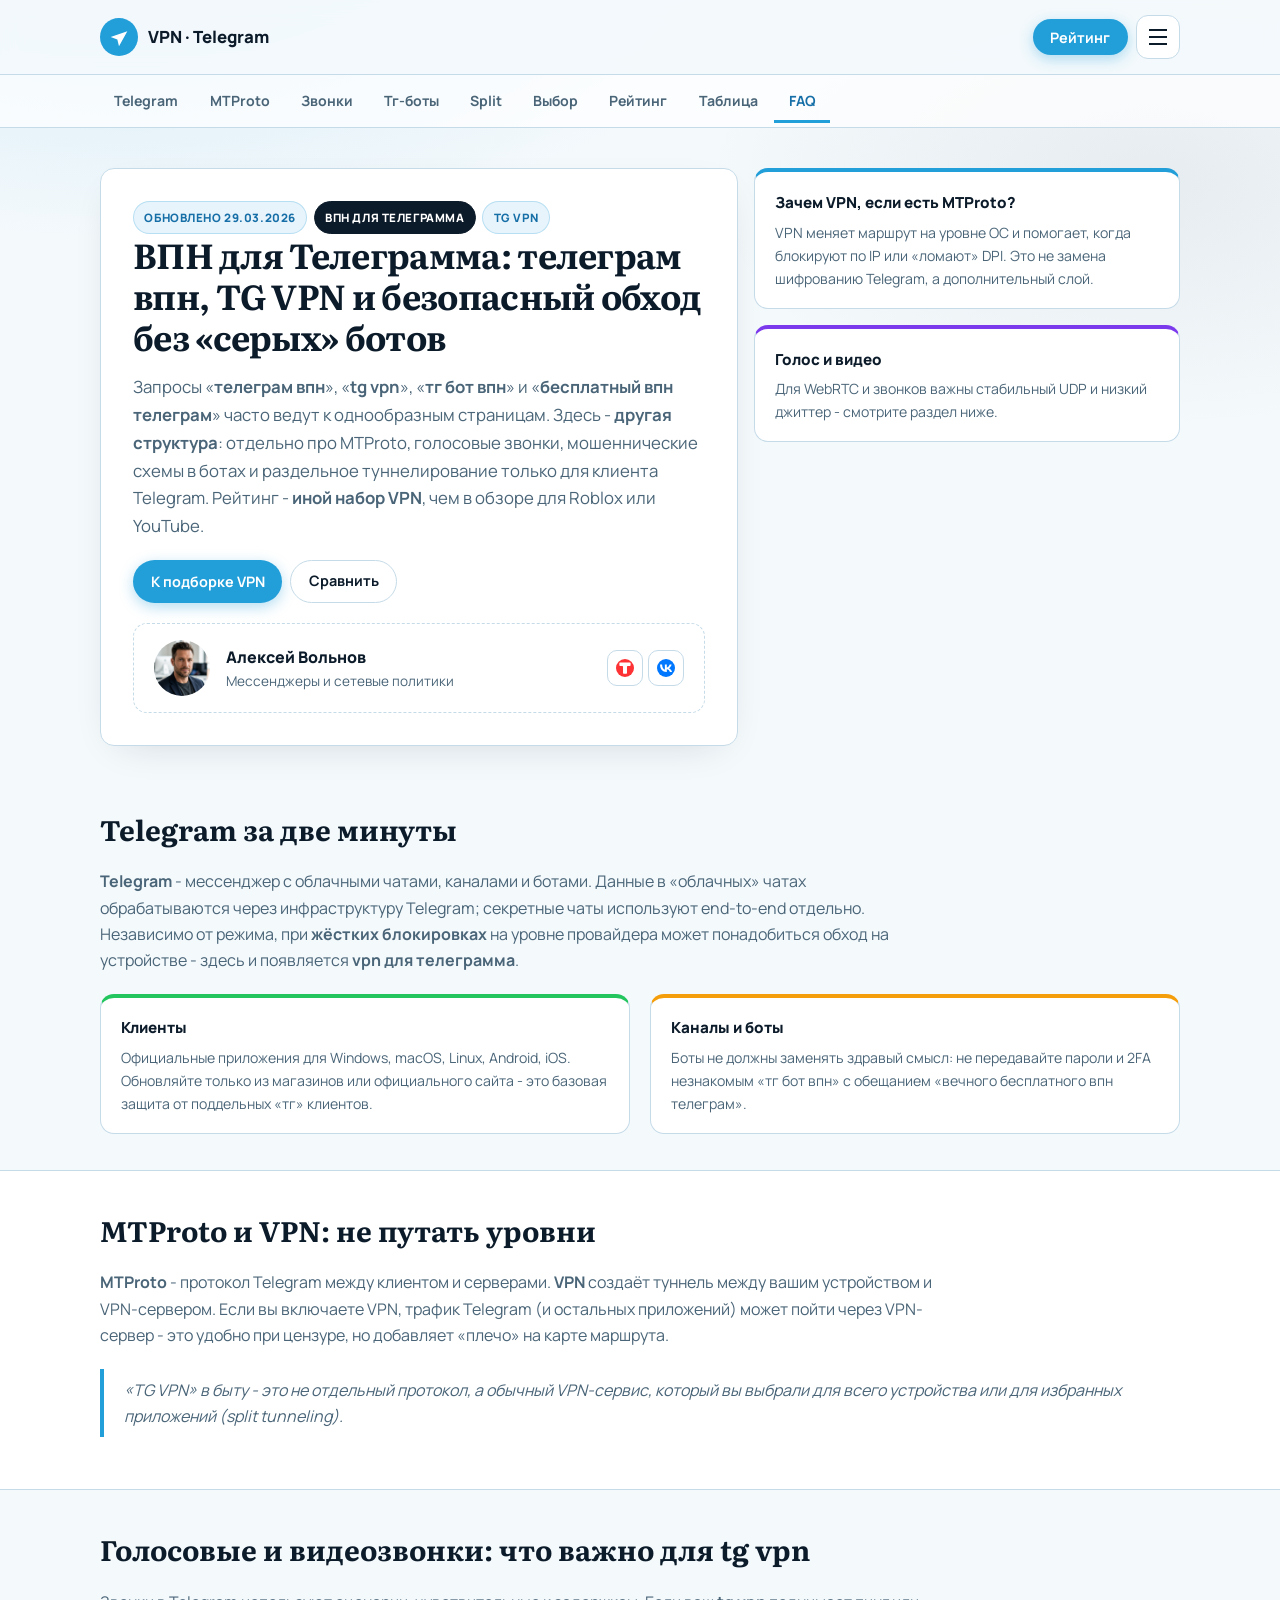
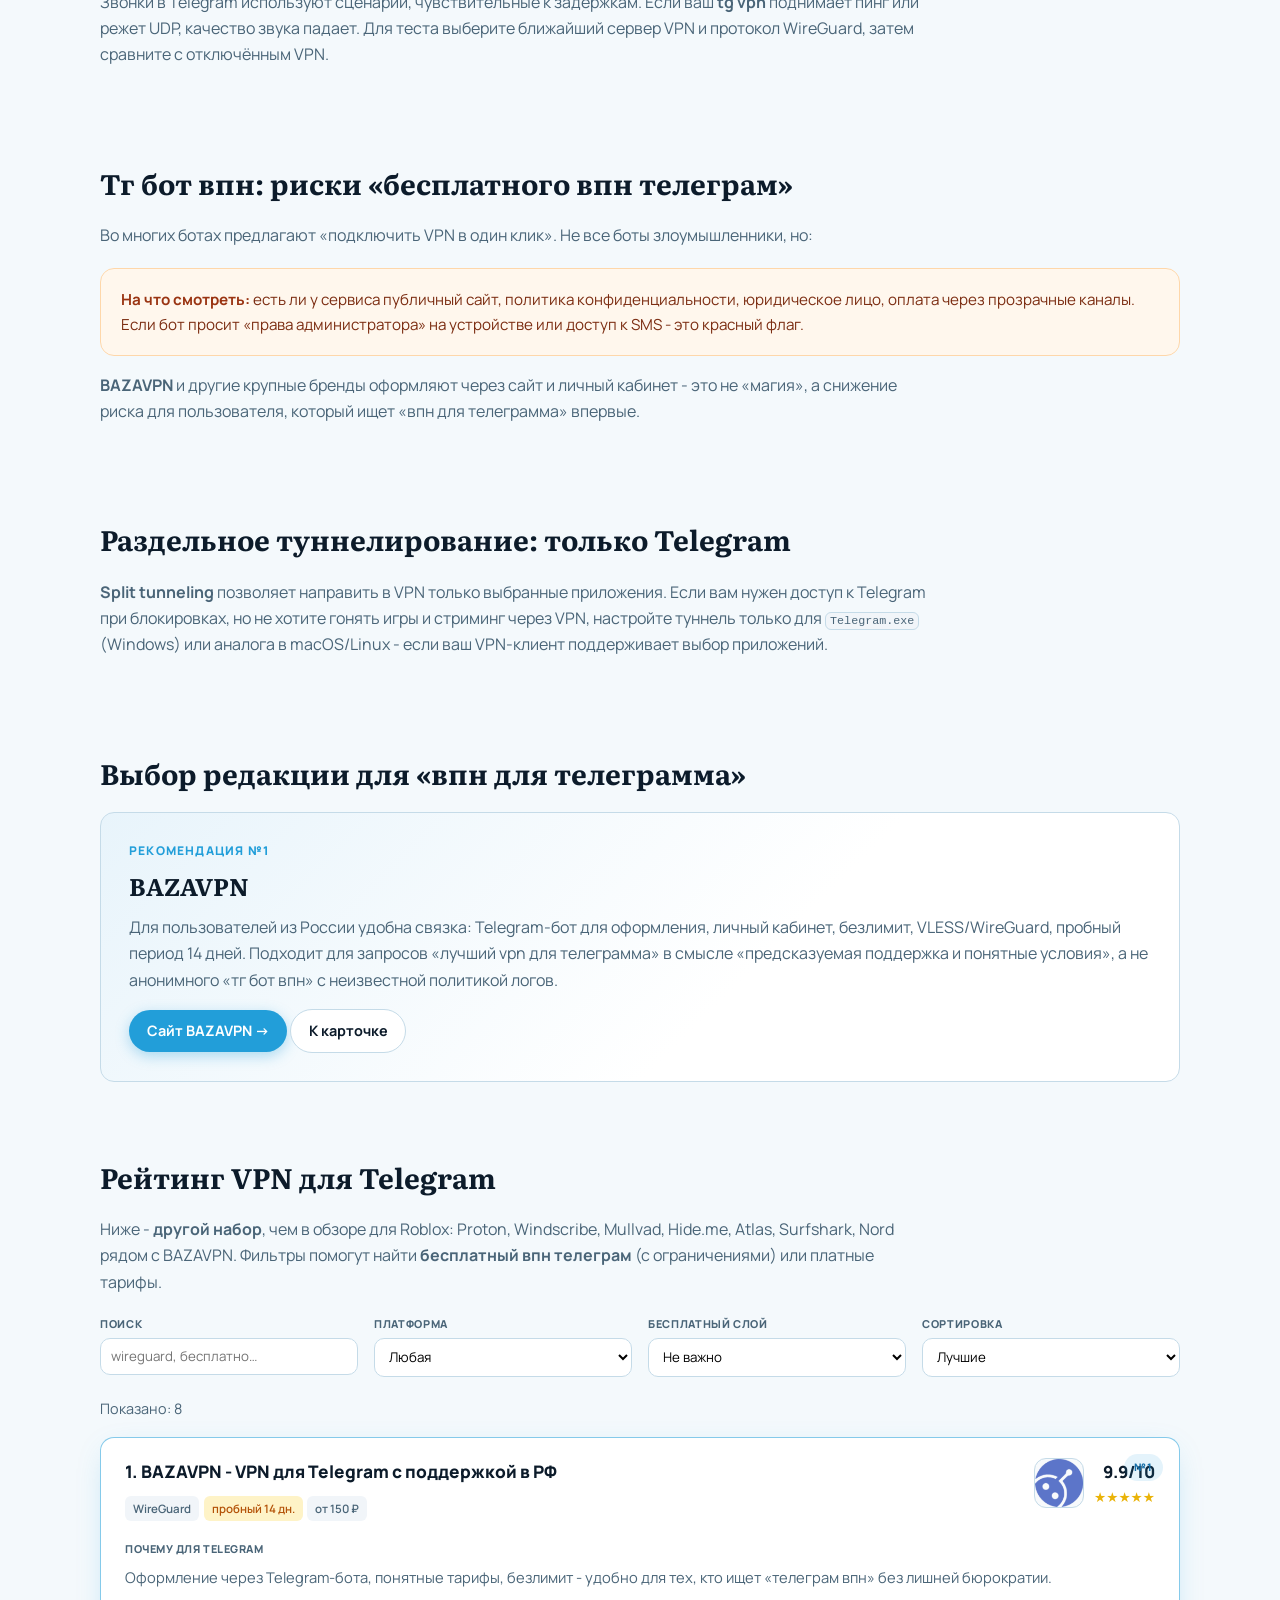
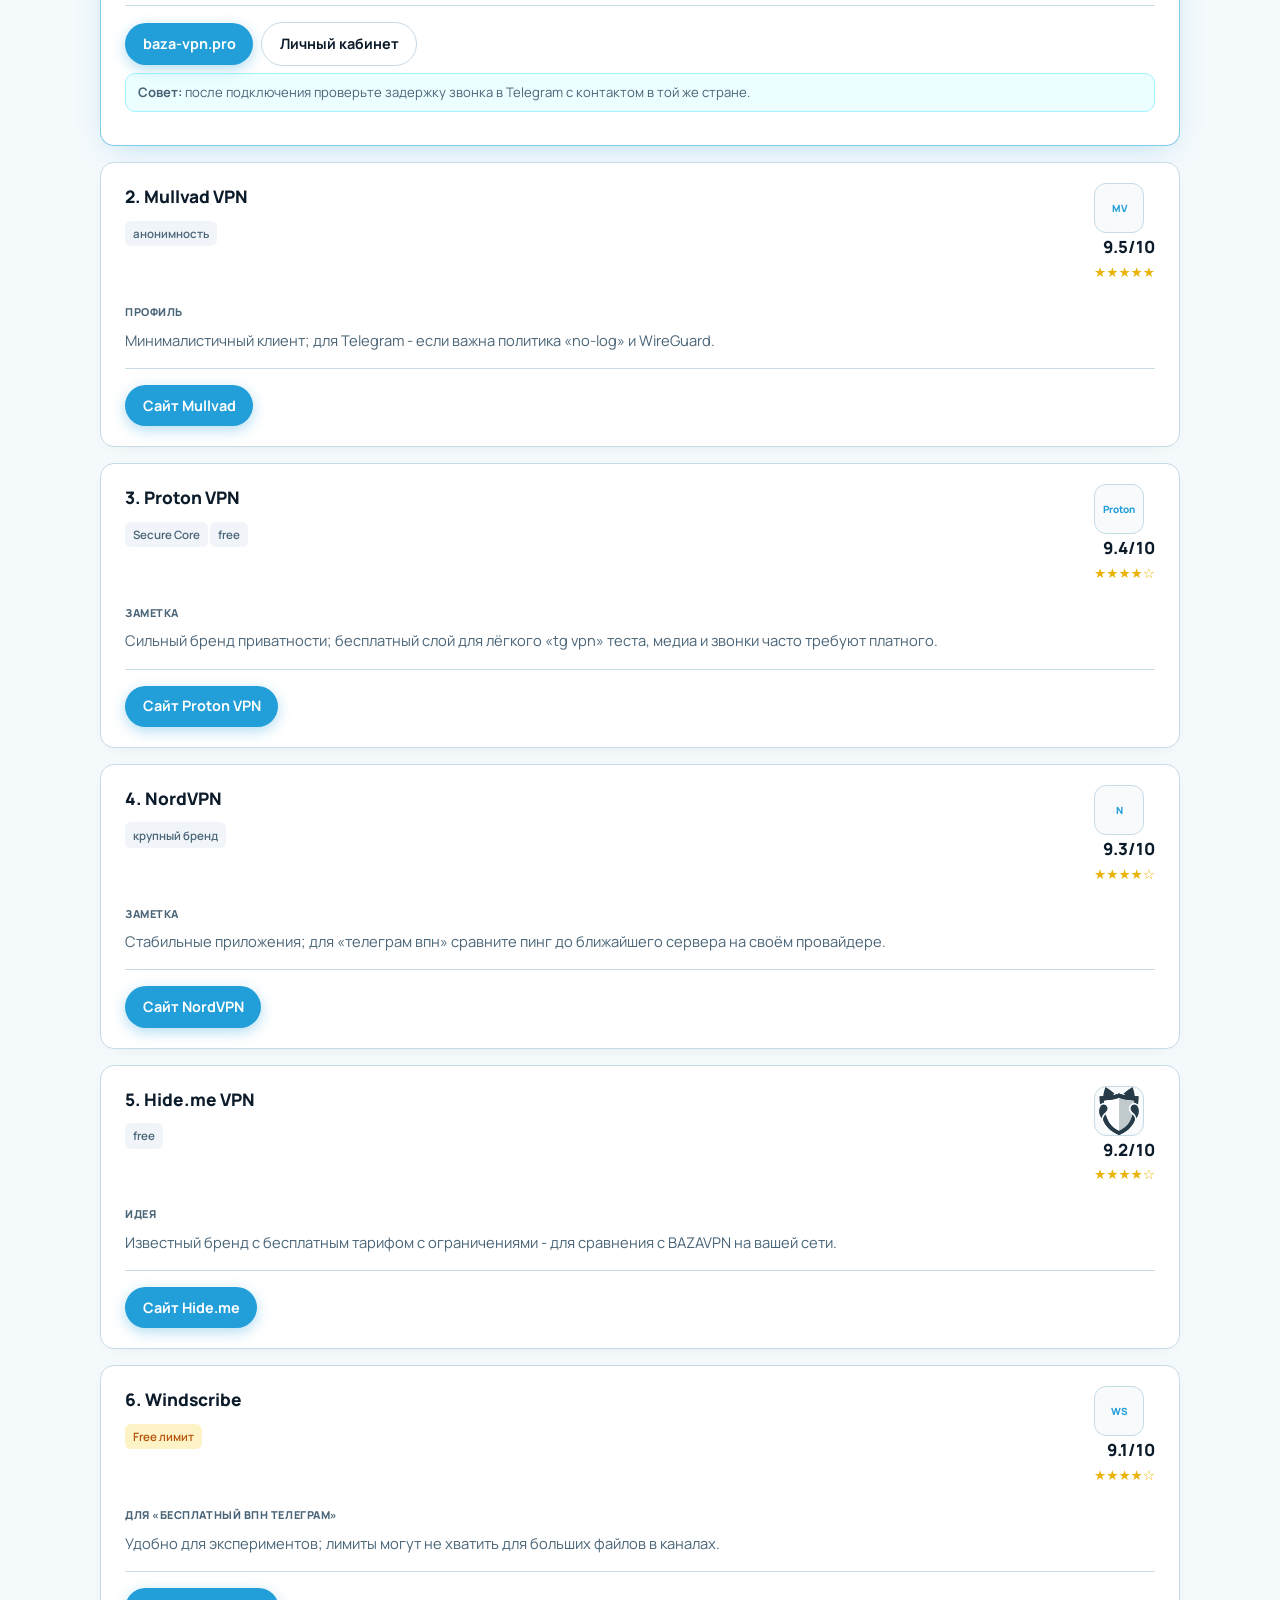
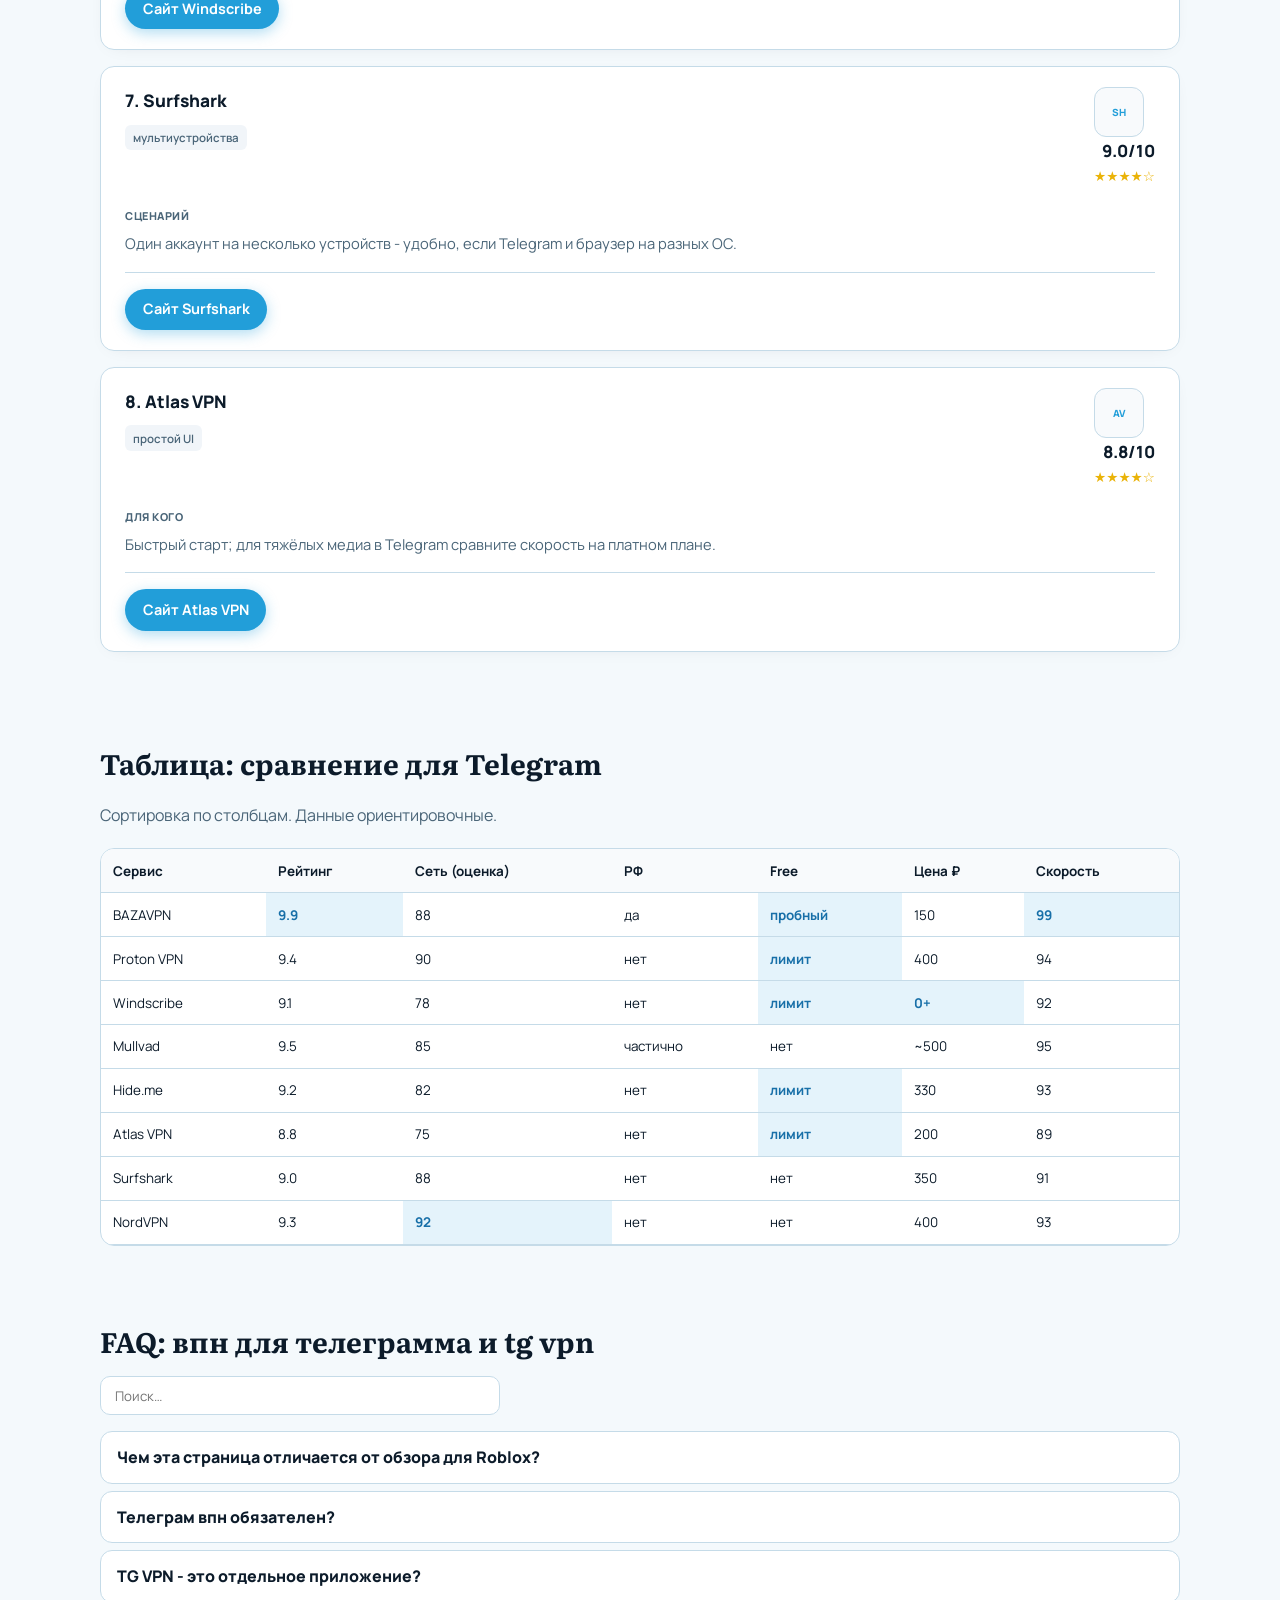
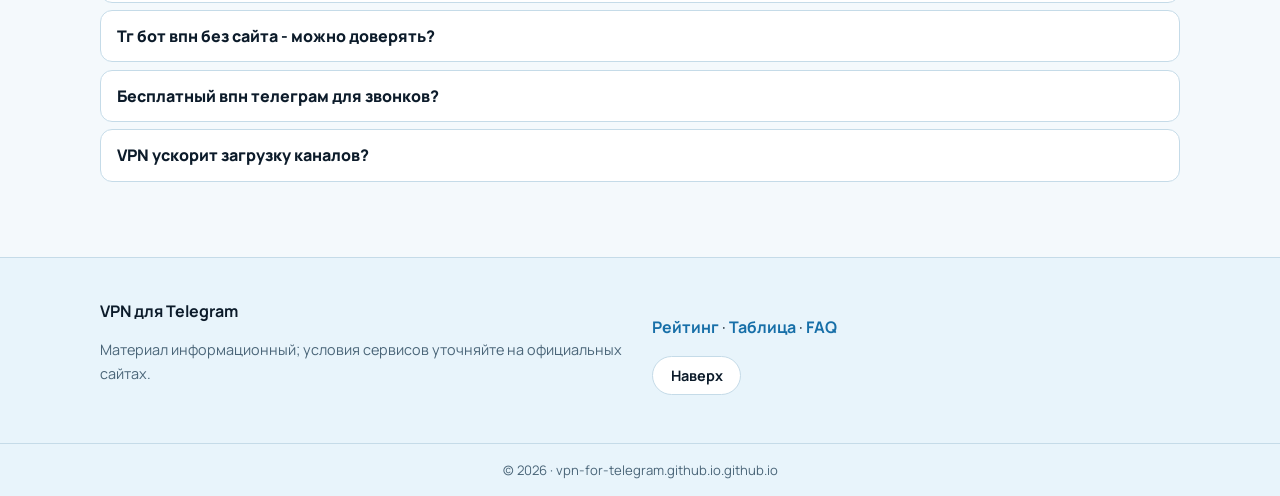
<file: index.html>
<!doctype html>
<html lang="ru">
<head>
  <meta charset="utf-8" />
  <meta name="viewport" content="width=device-width, initial-scale=1" />
  <meta name="theme-color" content="#229ED9" />
  <meta name="description" content="ВПН для Телеграмма: телеграм впн, tg vpn, тг бот впн и бесплатный впн телеграм - честный разбор. MTProto, звонки, раздельное туннелирование, рейтинг VPN 2026." />
  <title>ВПН для Телеграмма 2026: телеграм VPN, TG VPN - рейтинг и бесплатные режимы</title>
  <link rel="canonical" href="https://vpn-for-telegram.github.io.github.io/" />
  <link rel="icon" type="image/svg+xml" href="favicon.svg" />
  <meta property="og:url" content="https://vpn-for-telegram.github.io.github.io/" />
  <meta property="og:title" content="ВПН для Телеграмма - TG VPN и обход ограничений" />
  <meta property="og:description" content="Телеграм впн, бесплатный впн телеграм, тг бот впн: осторожность с ботами, сравнение сервисов и split tunneling." />
  <link rel="preconnect" href="https://fonts.googleapis.com" />
  <link rel="preconnect" href="https://fonts.gstatic.com" crossorigin />
  <link href="https://fonts.googleapis.com/css2?family=Literata:opsz,wght@7..72,500;7..72,700&family=Manrope:wght@400;500;600;700;800&display=swap" rel="stylesheet" />
  <link rel="stylesheet" href="./styles.css" />

  <script type="application/ld+json">
  {"@context":"https://schema.org","@type":"Article","headline":"ВПН для Телеграмма: TG VPN и безопасность мессенджера","inLanguage":"ru-RU","datePublished":"2026-03-29","dateModified":"2026-03-29","author":{"@type":"Person","name":"Алексей Вольнов"},"publisher":{"@type":"Organization","name":"VPN для Telegram - гид","logo":{"@type":"ImageObject","url":"https://vpn-for-telegram.github.io.github.io/favicon.svg"}},"mainEntityOfPage":{"@type":"WebPage","@id":"https://vpn-for-telegram.github.io.github.io/"}}
  </script>
  <script type="application/ld+json">
  {"@context":"https://schema.org","@type":"ItemList","name":"VPN для Telegram - подборка","numberOfItems":8,"itemListElement":[
    {"@type":"ListItem","position":1,"name":"BAZAVPN","url":"https://vpn-for-telegram.github.io.github.io/#bazavpn"},
    {"@type":"ListItem","position":2,"name":"Proton VPN","url":"https://vpn-for-telegram.github.io.github.io/#protonvpn"},
    {"@type":"ListItem","position":3,"name":"Windscribe","url":"https://vpn-for-telegram.github.io.github.io/#windscribe"},
    {"@type":"ListItem","position":4,"name":"Mullvad VPN","url":"https://vpn-for-telegram.github.io.github.io/#mullvad"},
    {"@type":"ListItem","position":5,"name":"Hide.me","url":"https://vpn-for-telegram.github.io.github.io/#hideme"},
    {"@type":"ListItem","position":6,"name":"Atlas VPN","url":"https://vpn-for-telegram.github.io.github.io/#atlasvpn"},
    {"@type":"ListItem","position":7,"name":"Surfshark","url":"https://vpn-for-telegram.github.io.github.io/#surfshark"},
    {"@type":"ListItem","position":8,"name":"NordVPN","url":"https://vpn-for-telegram.github.io.github.io/#nordvpn"}
  ]}
  </script>
  <script type="application/ld+json">
  {"@context":"https://schema.org","@type":"FAQPage","mainEntity":[
    {"@type":"Question","name":"Что такое телеграм впн?","acceptedAnswer":{"@type":"Answer","text":"Обычно так называют VPN, который помогает стабильно работать с Telegram при блокировках или плохих маршрутах. Сам Telegram шифрует MTProto; VPN добавляет отдельный туннель на уровне устройства."}},
    {"@type":"Question","name":"Безопасен ли тг бот впн?","acceptedAnswer":{"@type":"Answer","text":"Не все боты безопасны: у разных ботов разные политики логов. Оформление через известного провайдера с сайтом и поддержкой надёжнее анонимного бота без реквизитов."}},
    {"@type":"Question","name":"Бесплатный впн телеграм - стоит ли?","acceptedAnswer":{"@type":"Answer","text":"Бесплатные тарифы часто с лимитами и рекламой. Для голосовых звонков и больших медиа лучше платный план или пробный период у проверенного бренда."}}
  ]}
  </script>
</head>
<body>
  <div class="bg-soft" aria-hidden="true"></div>
  <div class="scroll-progress" aria-hidden="true"><span></span></div>

  <header class="tg-header" data-header>
    <div class="container tg-header__row">
      <a class="tg-brand" href="/">
        <span class="tg-brand__ico" aria-hidden="true">
          <svg viewBox="0 0 24 24"><path d="M2 12l20-7-10 18-2-8-8-3z"/></svg>
        </span>
        <span>VPN · Telegram</span>
      </a>
      <div style="display:flex;align-items:center;gap:.5rem;">
        <button type="button" class="btn btn--tg" data-scroll-to="#rating">Рейтинг</button>
        <button type="button" class="burger" data-burger aria-label="Меню"><span></span><span></span><span></span></button>
      </div>
    </div>
  </header>

  <div class="drawer" data-drawer>
    <div class="drawer__backdrop" data-drawer-close aria-hidden="true"></div>
    <div class="drawer__panel">
      <div class="drawer__top">
        <strong>Разделы</strong>
        <button type="button" class="drawer__close" data-drawer-close aria-label="Закрыть">×</button>
      </div>
      <nav class="drawer__links">
        <a href="#tg-core" data-drawer-link>О Telegram</a>
        <a href="#mtproto" data-drawer-link>MTProto</a>
        <a href="#calls" data-drawer-link>Звонки</a>
        <a href="#bots" data-drawer-link>Боты</a>
        <a href="#split-tg" data-drawer-link>Split VPN</a>
        <a href="#editor-choice" data-drawer-link>Выбор</a>
        <a href="#rating" data-drawer-link>ТОП</a>
        <a href="#compare" data-drawer-link>Таблица</a>
        <a href="#faq" data-drawer-link>FAQ</a>
      </nav>
    </div>
  </div>

  <nav class="tab-nav" data-side-nav aria-label="Оглавление">
    <div class="container tab-nav__inner">
      <a href="#tg-core" data-side-link data-target="#tg-core" class="is-active">Telegram</a>
      <a href="#mtproto" data-side-link data-target="#mtproto">MTProto</a>
      <a href="#calls" data-side-link data-target="#calls">Звонки</a>
      <a href="#bots" data-side-link data-target="#bots">Тг-боты</a>
      <a href="#split-tg" data-side-link data-target="#split-tg">Split</a>
      <a href="#editor-choice" data-side-link data-target="#editor-choice">Выбор</a>
      <a href="#rating" data-side-link data-target="#rating">Рейтинг</a>
      <a href="#compare" data-side-link data-target="#compare">Таблица</a>
      <a href="#faq" data-side-link data-target="#faq">FAQ</a>
    </div>
  </nav>

  <main id="main">
    <section class="hero-tg">
      <div class="container bento">
        <div class="bento__main">
          <div class="pills">
            <span class="pill">Обновлено 29.03.2026</span>
            <span class="pill pill--dark">впн для телеграмма</span>
            <span class="pill">tg vpn</span>
          </div>
          <h1>ВПН для Телеграмма: телеграм впн, TG VPN и безопасный обход без «серых» ботов</h1>
          <p class="lead">
            Запросы «<strong>телеграм впн</strong>», «<strong>tg vpn</strong>», «<strong>тг бот впн</strong>» и «<strong>бесплатный впн телеграм</strong>»
            часто ведут к однообразным страницам. Здесь - <strong>другая структура</strong>: отдельно про MTProto, голосовые звонки, мошеннические схемы в ботах и
            раздельное туннелирование только для клиента Telegram. Рейтинг - <strong>иной набор VPN</strong>, чем в обзоре для Roblox или YouTube.
          </p>
          <div style="display:flex;flex-wrap:wrap;gap:.5rem;">
            <button type="button" class="btn btn--tg" data-scroll-to="#rating">К подборке VPN</button>
            <a class="btn btn--line" href="#compare">Сравнить</a>
          </div>
          <div class="author-card">
            <img src="author.jpg" alt="" width="56" height="56" loading="lazy" />
            <div>
              <div class="author-card__name">Алексей Вольнов</div>
              <div class="author-card__role">Мессенджеры и сетевые политики</div>
            </div>
            <div class="soc-row">
              <a href="https://tenchat.ru/search/people?searchStr=%D0%98%D1%80%D0%B8%D0%BD%D0%B0+%D0%9D%D0%BE%D0%B2%D0%B8%D0%BA%D0%BE%D0%B2%D0%B0" target="_blank" rel="noopener nofollow" aria-label="TenChat"><img src="th.svg" alt="" /></a>
              <a href="https://vk.cc/cUxPHl" target="_blank" rel="noopener nofollow" aria-label="ВКонтакте"><img src="vk.svg" alt="" /></a>
            </div>
          </div>
        </div>
        <div class="bento__side">
          <div class="mini-card">
            <h2>Зачем VPN, если есть MTProto?</h2>
            <p>VPN меняет маршрут на уровне ОС и помогает, когда блокируют по IP или «ломают» DPI. Это не замена шифрованию Telegram, а дополнительный слой.</p>
          </div>
          <div class="mini-card" style="border-top-color:#7c3aed;">
            <h2>Голос и видео</h2>
            <p>Для WebRTC и звонков важны стабильный UDP и низкий джиттер - смотрите раздел ниже.</p>
          </div>
        </div>
      </div>
    </section>

    <section class="block" id="tg-core">
      <div class="container">
        <h2 class="block__title">Telegram за две минуты</h2>
        <p class="block__lead">
          <strong>Telegram</strong> - мессенджер с облачными чатами, каналами и ботами. Данные в «облачных» чатах обрабатываются через инфраструктуру Telegram;
          секретные чаты используют end-to-end отдельно. Независимо от режима, при <strong>жёстких блокировках</strong> на уровне провайдера может понадобиться
          обход на устройстве - здесь и появляется <strong>vpn для телеграмма</strong>.
        </p>
        <div class="grid-2">
          <div class="mini-card" style="border-top-color:#22c55e;">
            <h2>Клиенты</h2>
            <p>Официальные приложения для Windows, macOS, Linux, Android, iOS. Обновляйте только из магазинов или официального сайта - это базовая защита от поддельных «тг» клиентов.</p>
          </div>
          <div class="mini-card" style="border-top-color:#f59e0b;">
            <h2>Каналы и боты</h2>
            <p>Боты не должны заменять здравый смысл: не передавайте пароли и 2FA незнакомым «тг бот впн» с обещанием «вечного бесплатного впн телеграм».</p>
          </div>
        </div>
      </div>
    </section>

    <section class="block" id="mtproto" style="background:#fff;border-block:1px solid var(--line);">
      <div class="container">
        <h2 class="block__title">MTProto и VPN: не путать уровни</h2>
        <p class="block__lead">
          <strong>MTProto</strong> - протокол Telegram между клиентом и серверами. <strong>VPN</strong> создаёт туннель между вашим устройством и VPN-сервером.
          Если вы включаете VPN, трафик Telegram (и остальных приложений) может пойти через VPN-сервер - это удобно при цензуре, но добавляет «плечо» на карте маршрута.
        </p>
        <div class="quote-block">
          «TG VPN» в быту - это не отдельный протокол, а обычный VPN-сервис, который вы выбрали для всего устройства или для избранных приложений (split tunneling).
        </div>
      </div>
    </section>

    <section class="block" id="calls">
      <div class="container">
        <h2 class="block__title">Голосовые и видеозвонки: что важно для tg vpn</h2>
        <p class="block__lead">
          Звонки в Telegram используют сценарии, чувствительные к задержкам. Если ваш <strong>tg vpn</strong> поднимает пинг или режет UDP, качество звука падает.
          Для теста выберите ближайший сервер VPN и протокол WireGuard, затем сравните с отключённым VPN.
        </p>
      </div>
    </section>

    <section class="block" id="bots">
      <div class="container">
        <h2 class="block__title">Тг бот впн: риски «бесплатного впн телеграм»</h2>
        <p class="block__lead">
          Во многих ботах предлагают «подключить VPN в один клик». Не все боты злоумышленники, но:
        </p>
        <div class="note-card">
          <strong>На что смотреть:</strong> есть ли у сервиса публичный сайт, политика конфиденциальности, юридическое лицо, оплата через прозрачные каналы.
          Если бот просит «права администратора» на устройстве или доступ к SMS - это красный флаг.
        </div>
        <p class="block__lead" style="margin-top:1rem;">
          <strong>BAZAVPN</strong> и другие крупные бренды оформляют через сайт и личный кабинет - это не «магия», а снижение риска для пользователя, который ищет «впн для телеграмма» впервые.
        </p>
      </div>
    </section>

    <section class="block" id="split-tg">
      <div class="container">
        <h2 class="block__title">Раздельное туннелирование: только Telegram</h2>
        <p class="block__lead">
          <strong>Split tunneling</strong> позволяет направить в VPN только выбранные приложения. Если вам нужен доступ к Telegram при блокировках, но не хотите гонять игры и стриминг через VPN,
          настройте туннель только для <code>Telegram.exe</code> (Windows) или аналога в macOS/Linux - если ваш VPN-клиент поддерживает выбор приложений.
        </p>
      </div>
    </section>

    <section class="block" id="editor-choice">
      <div class="container">
        <h2 class="block__title">Выбор редакции для «впн для телеграмма»</h2>
        <div class="editor-box">
          <div class="k">РЕКОМЕНДАЦИЯ №1</div>
          <h2>BAZAVPN</h2>
          <p>
            Для пользователей из России удобна связка: Telegram-бот для оформления, личный кабинет, безлимит, VLESS/WireGuard, пробный период 14 дней.
            Подходит для запросов «лучший vpn для телеграмма» в смысле «предсказуемая поддержка и понятные условия», а не анонимного «тг бот впн» с неизвестной политикой логов.
          </p>
          <a class="btn btn--tg" href="https://s.baza-vpn.pro/" target="_blank" rel="noopener">Сайт BAZAVPN →</a>
          <a class="btn btn--line" href="#bazavpn">К карточке</a>
        </div>
      </div>
    </section>

    <section class="block" id="rating">
      <div class="container">
        <div class="rc-head">
          <h2 class="block__title">Рейтинг VPN для Telegram</h2>
          <p class="block__lead">
            Ниже - <strong>другой набор</strong>, чем в обзоре для Roblox: Proton, Windscribe, Mullvad, Hide.me, Atlas, Surfshark, Nord рядом с BAZAVPN.
            Фильтры помогут найти <strong>бесплатный впн телеграм</strong> (с ограничениями) или платные тарифы.
          </p>
          <div class="rc-controls" aria-label="Фильтры">
            <div>
              <label for="vpnSearch">Поиск</label>
              <input id="vpnSearch" type="search" placeholder="wireguard, бесплатно…" />
            </div>
            <div>
              <label for="vpnPlatform">Платформа</label>
              <select id="vpnPlatform">
                <option value="all">Любая</option>
                <option value="windows">Windows</option>
                <option value="macos">macOS</option>
                <option value="android">Android</option>
                <option value="ios">iOS</option>
                <option value="linux">Linux</option>
              </select>
            </div>
            <div>
              <label for="vpnFree">Бесплатный слой</label>
              <select id="vpnFree">
                <option value="all">Не важно</option>
                <option value="yes">Есть free / пробный</option>
                <option value="no">Только платный</option>
              </select>
            </div>
            <div>
              <label for="vpnSort">Сортировка</label>
              <select id="vpnSort">
                <option value="best">Лучшие</option>
                <option value="rating_desc">Рейтинг ↓</option>
                <option value="rating_asc">Рейтинг ↑</option>
                <option value="speed_desc">Скорость ↓</option>
                <option value="price_asc">Цена ↑</option>
                <option value="reviews_worst_to_best">Отзывы: хуже → лучше</option>
              </select>
            </div>
          </div>
        </div>
        <div class="rc-meta"><span id="vpnCount">Показано: 0</span></div>

        <div id="vpnGrid" aria-live="polite">

          <article class="vpn-card is-pinned" data-vpn data-id="bazavpn" id="bazavpn" data-rating="9.9" data-speed="99" data-price="150" data-reviews="5" data-free="yes" data-platforms="windows,macos,android,ios,linux" data-search="bazavpn впн для телеграмма телеграм впн tg vpn тг бот">
            <div class="vpn-card__pin">№1</div>
            <div class="vpn-card__top">
              <div>
                <h3 class="vpn-card__title" data-title>1. BAZAVPN - VPN для Telegram с поддержкой в РФ</h3>
                <div>
                  <span class="tag">WireGuard</span>
                  <span class="tag tag--hot">пробный 14 дн.</span>
                  <span class="tag">от 150 ₽</span>
                </div>
              </div>
              <div style="display:flex;gap:.65rem;align-items:flex-start;">
                <div class="score__logo"><img src="bazavpn.png" alt="" loading="lazy" /></div>
                <div class="score__wrap">
                  <div class="score__num">9.9/10</div>
                  <div class="score__stars">★★★★★</div>
                </div>
              </div>
            </div>
            <div class="vpn-card__block"><span class="vpn-card__label">Почему для Telegram</span><p class="vpn-card__text">Оформление через Telegram-бота, понятные тарифы, безлимит - удобно для тех, кто ищет «телеграм впн» без лишней бюрократии.</p></div>
            <div class="vpn-card__cta">
              <a class="btn btn--tg" href="https://s.baza-vpn.pro/" target="_blank" rel="noopener">baza-vpn.pro</a>
              <a class="btn btn--line" href="https://lk.baza-vpn.pro/" target="_blank" rel="noopener">Личный кабинет</a>
            </div>
            <p class="vpn-card__tip"><strong>Совет:</strong> после подключения проверьте задержку звонка в Telegram с контактом в той же стране.</p>
          </article>

          <article class="vpn-card" data-vpn data-id="protonvpn" id="protonvpn" data-rating="9.4" data-speed="94" data-price="400" data-reviews="4.85" data-free="yes" data-platforms="windows,macos,android,ios,linux" data-search="proton vpn secure core бесплатный впн телеграм">
            <div class="vpn-card__top">
              <div>
                <h3 class="vpn-card__title" data-title>2. Proton VPN</h3>
                <div><span class="tag">Secure Core</span><span class="tag">free</span></div>
              </div>
              <div class="score__wrap">
                <div class="score__logo"><span class="logo-txt">Proton</span></div>
                <div class="score__num">9.4/10</div>
                <div class="score__stars">★★★★☆</div>
              </div>
            </div>
            <div class="vpn-card__block"><span class="vpn-card__label">Заметка</span><p class="vpn-card__text">Сильный бренд приватности; бесплатный слой для лёгкого «tg vpn» теста, медиа и звонки часто требуют платного.</p></div>
            <div class="vpn-card__cta"><a class="btn btn--tg" href="https://protonvpn.com/" target="_blank" rel="nofollow noopener">Сайт Proton VPN</a></div>
          </article>

          <article class="vpn-card" data-vpn data-id="windscribe" id="windscribe" data-rating="9.1" data-speed="92" data-price="0" data-reviews="4.78" data-free="yes" data-platforms="windows,macos,android,ios,linux" data-search="windscribe бесплатный впн телеграм">
            <div class="vpn-card__top">
              <div>
                <h3 class="vpn-card__title" data-title>3. Windscribe</h3>
                <div><span class="tag tag--hot">Free лимит</span></div>
              </div>
              <div class="score__wrap">
                <div class="score__logo"><span class="logo-txt">WS</span></div>
                <div class="score__num">9.1/10</div>
                <div class="score__stars">★★★★☆</div>
              </div>
            </div>
            <div class="vpn-card__block"><span class="vpn-card__label">Для «бесплатный впн телеграм»</span><p class="vpn-card__text">Удобно для экспериментов; лимиты могут не хватить для больших файлов в каналах.</p></div>
            <div class="vpn-card__cta"><a class="btn btn--tg" href="https://windscribe.com/" target="_blank" rel="nofollow noopener">Сайт Windscribe</a></div>
          </article>

          <article class="vpn-card" data-vpn data-id="mullvad" id="mullvad" data-rating="9.5" data-speed="95" data-price="500" data-reviews="4.9" data-free="no" data-platforms="windows,macos,android,ios,linux" data-search="mullvad">
            <div class="vpn-card__top">
              <div>
                <h3 class="vpn-card__title" data-title>4. Mullvad VPN</h3>
                <div><span class="tag">анонимность</span></div>
              </div>
              <div class="score__wrap">
                <div class="score__logo"><span class="logo-txt">MV</span></div>
                <div class="score__num">9.5/10</div>
                <div class="score__stars">★★★★★</div>
              </div>
            </div>
            <div class="vpn-card__block"><span class="vpn-card__label">Профиль</span><p class="vpn-card__text">Минималистичный клиент; для Telegram - если важна политика «no-log» и WireGuard.</p></div>
            <div class="vpn-card__cta"><a class="btn btn--tg" href="https://mullvad.net/" target="_blank" rel="nofollow noopener">Сайт Mullvad</a></div>
          </article>

          <article class="vpn-card" data-vpn data-id="hideme" id="hideme" data-rating="9.2" data-speed="93" data-price="330" data-reviews="4.8" data-free="yes" data-platforms="windows,macos,android,ios,linux" data-search="hide.me vpn">
            <div class="vpn-card__top">
              <div>
                <h3 class="vpn-card__title" data-title>5. Hide.me VPN</h3>
                <div><span class="tag">free</span></div>
              </div>
              <div class="score__wrap">
                <div class="score__logo"><img src="hidemyname.svg" alt="" loading="lazy" width="48" height="48" /></div>
                <div class="score__num">9.2/10</div>
                <div class="score__stars">★★★★☆</div>
              </div>
            </div>
            <div class="vpn-card__block"><span class="vpn-card__label">Идея</span><p class="vpn-card__text">Известный бренд с бесплатным тарифом с ограничениями - для сравнения с BAZAVPN на вашей сети.</p></div>
            <div class="vpn-card__cta"><a class="btn btn--tg" href="https://hide.me/" target="_blank" rel="nofollow noopener">Сайт Hide.me</a></div>
          </article>

          <article class="vpn-card" data-vpn data-id="atlasvpn" id="atlasvpn" data-rating="8.8" data-speed="89" data-price="200" data-reviews="4.65" data-free="yes" data-platforms="windows,macos,android,ios" data-search="atlas vpn">
            <div class="vpn-card__top">
              <div>
                <h3 class="vpn-card__title" data-title>6. Atlas VPN</h3>
                <div><span class="tag">простой UI</span></div>
              </div>
              <div class="score__wrap">
                <div class="score__logo"><span class="logo-txt">AV</span></div>
                <div class="score__num">8.8/10</div>
                <div class="score__stars">★★★★☆</div>
              </div>
            </div>
            <div class="vpn-card__block"><span class="vpn-card__label">Для кого</span><p class="vpn-card__text">Быстрый старт; для тяжёлых медиа в Telegram сравните скорость на платном плане.</p></div>
            <div class="vpn-card__cta"><a class="btn btn--tg" href="https://atlasvpn.com/" target="_blank" rel="nofollow noopener">Сайт Atlas VPN</a></div>
          </article>

          <article class="vpn-card" data-vpn data-id="surfshark" id="surfshark" data-rating="9.0" data-speed="91" data-price="350" data-reviews="4.8" data-free="no" data-platforms="windows,macos,android,ios,linux" data-search="surfshark">
            <div class="vpn-card__top">
              <div>
                <h3 class="vpn-card__title" data-title>7. Surfshark</h3>
                <div><span class="tag">мультиустройства</span></div>
              </div>
              <div class="score__wrap">
                <div class="score__logo"><span class="logo-txt">SH</span></div>
                <div class="score__num">9.0/10</div>
                <div class="score__stars">★★★★☆</div>
              </div>
            </div>
            <div class="vpn-card__block"><span class="vpn-card__label">Сценарий</span><p class="vpn-card__text">Один аккаунт на несколько устройств - удобно, если Telegram и браузер на разных ОС.</p></div>
            <div class="vpn-card__cta"><a class="btn btn--tg" href="https://surfshark.com/" target="_blank" rel="nofollow noopener">Сайт Surfshark</a></div>
          </article>

          <article class="vpn-card" data-vpn data-id="nordvpn" id="nordvpn" data-rating="9.3" data-speed="93" data-price="400" data-reviews="4.82" data-free="no" data-platforms="windows,macos,android,ios,linux" data-search="nordvpn">
            <div class="vpn-card__top">
              <div>
                <h3 class="vpn-card__title" data-title>8. NordVPN</h3>
                <div><span class="tag">крупный бренд</span></div>
              </div>
              <div class="score__wrap">
                <div class="score__logo"><span class="logo-txt">N</span></div>
                <div class="score__num">9.3/10</div>
                <div class="score__stars">★★★★☆</div>
              </div>
            </div>
            <div class="vpn-card__block"><span class="vpn-card__label">Заметка</span><p class="vpn-card__text">Стабильные приложения; для «телеграм впн» сравните пинг до ближайшего сервера на своём провайдере.</p></div>
            <div class="vpn-card__cta"><a class="btn btn--tg" href="https://nordvpn.com/" target="_blank" rel="nofollow noopener">Сайт NordVPN</a></div>
          </article>

        </div>
      </div>
    </section>

    <section class="block" id="compare">
      <div class="container">
        <h2 class="block__title">Таблица: сравнение для Telegram</h2>
        <p class="block__lead">Сортировка по столбцам. Данные ориентировочные.</p>
        <div class="compare-wrap">
          <table class="compare" id="compareTable">
            <thead>
              <tr>
                <th data-sort="name">Сервис</th>
                <th data-sort="rating" data-best="max">Рейтинг</th>
                <th data-sort="servers" data-best="max">Сеть (оценка)</th>
                <th>РФ</th>
                <th data-sort="free" data-best="yes">Free</th>
                <th data-sort="price" data-best="min">Цена ₽</th>
                <th data-sort="speed" data-best="max">Скорость</th>
              </tr>
            </thead>
            <tbody>
              <tr>
                <td>BAZAVPN</td>
                <td data-value="9.9">9.9</td>
                <td data-value="88">88</td>
                <td>да</td>
                <td data-value="1">пробный</td>
                <td data-value="150">150</td>
                <td data-value="99">99</td>
              </tr>
              <tr>
                <td>Proton VPN</td>
                <td data-value="9.4">9.4</td>
                <td data-value="90">90</td>
                <td>нет</td>
                <td data-value="1">лимит</td>
                <td data-value="400">400</td>
                <td data-value="94">94</td>
              </tr>
              <tr>
                <td>Windscribe</td>
                <td data-value="9.1">9.1</td>
                <td data-value="78">78</td>
                <td>нет</td>
                <td data-value="1">лимит</td>
                <td data-value="0">0+</td>
                <td data-value="92">92</td>
              </tr>
              <tr>
                <td>Mullvad</td>
                <td data-value="9.5">9.5</td>
                <td data-value="85">85</td>
                <td>частично</td>
                <td data-value="0">нет</td>
                <td data-value="500">~500</td>
                <td data-value="95">95</td>
              </tr>
              <tr>
                <td>Hide.me</td>
                <td data-value="9.2">9.2</td>
                <td data-value="82">82</td>
                <td>нет</td>
                <td data-value="1">лимит</td>
                <td data-value="330">330</td>
                <td data-value="93">93</td>
              </tr>
              <tr>
                <td>Atlas VPN</td>
                <td data-value="8.8">8.8</td>
                <td data-value="75">75</td>
                <td>нет</td>
                <td data-value="1">лимит</td>
                <td data-value="200">200</td>
                <td data-value="89">89</td>
              </tr>
              <tr>
                <td>Surfshark</td>
                <td data-value="9.0">9.0</td>
                <td data-value="88">88</td>
                <td>нет</td>
                <td data-value="0">нет</td>
                <td data-value="350">350</td>
                <td data-value="91">91</td>
              </tr>
              <tr>
                <td>NordVPN</td>
                <td data-value="9.3">9.3</td>
                <td data-value="92">92</td>
                <td>нет</td>
                <td data-value="0">нет</td>
                <td data-value="400">400</td>
                <td data-value="93">93</td>
              </tr>
            </tbody>
          </table>
        </div>
      </div>
    </section>

    <section class="block" id="faq">
      <div class="container">
        <h2 class="block__title">FAQ: впн для телеграмма и tg vpn</h2>
        <input type="search" class="faq-inp" placeholder="Поиск…" data-faq-search aria-label="Поиск по FAQ" />
        <div data-faq-list>
          <details class="faq__item"><summary class="faq__q">Чем эта страница отличается от обзора для Roblox?</summary><p class="faq__a">Другая структура блоков, акцент на MTProto, звонки, боты и <strong>иной список VPN</strong>.</p></details>
          <details class="faq__item"><summary class="faq__q">Телеграм впн обязателен?</summary><p class="faq__a">Не всегда: если мессенджер работает без сбоев, отдельный VPN может не понадобиться. Он нужен при блокировках или плохом маршруте.</p></details>
          <details class="faq__item"><summary class="faq__q">TG VPN - это отдельное приложение?</summary><p class="faq__a">Обычно нет: это стандартный VPN-клиент, который вы ставите на устройство. «Telegram VPN» в названии - маркетинг.</p></details>
          <details class="faq__item"><summary class="faq__q">Тг бот впн без сайта - можно доверять?</summary><p class="faq__a">Риск выше: проверяйте репутацию, не передавайте лишние данные. Предпочтительны провайдеры с сайтом и документами.</p></details>
          <details class="faq__item"><summary class="faq__q">Бесплатный впн телеграм для звонков?</summary><p class="faq__a">Возможен, но часто с лимитами скорости. Для стабильных звонков чаще подходит платный план или пробный период.</p></details>
          <details class="faq__item"><summary class="faq__q">VPN ускорит загрузку каналов?</summary><p class="faq__a">Не обязательно: иногда наоборот. Измеряйте скорость до и после на одном канале.</p></details>
        </div>
      </div>
    </section>
  </main>

  <footer class="footer-tg" id="footer">
    <div class="container footer-tg__grid">
      <div>
        <strong>VPN для Telegram</strong>
        <p style="color:var(--muted);font-size:0.9rem;">Материал информационный; условия сервисов уточняйте на официальных сайтах.</p>
      </div>
      <div>
        <p><a href="#rating">Рейтинг</a> · <a href="#compare">Таблица</a> · <a href="#faq">FAQ</a></p>
        <p><button type="button" class="btn btn--line" data-scroll-top>Наверх</button></p>
      </div>
    </div>
    <div class="footer-tg__bottom">© 2026 · vpn-for-telegram.github.io.github.io</div>
  </footer>

  <script src="./app.js" defer></script>
</body>
</html>
</file>
<file: styles.css>
/* VPN для Telegram — светлая «журнальная» тема, не тёмный Roblox */
:root {
  --paper: #f4f9fc;
  --card: #ffffff;
  --ink: #0c1b2a;
  --muted: #4a6578;
  --line: #c5dbe8;
  --tg: #229ed9;
  --tg-dark: #176fa8;
  --radius: 14px;
  --header-h: 68px;
  --font: "Manrope", system-ui, sans-serif;
  --serif: "Literata", Georgia, serif;
}

*, *::before, *::after { box-sizing: border-box; }
html { scroll-behavior: smooth; }
body {
  margin: 0;
  font-family: var(--font);
  background: var(--paper);
  color: var(--ink);
  line-height: 1.65;
}

.bg-soft {
  position: fixed;
  inset: 0;
  z-index: -1;
  background:
    radial-gradient(1200px 600px at 10% -10%, rgba(34,158,217,.18), transparent 55%),
    radial-gradient(900px 500px at 90% 20%, rgba(12,27,42,.06), transparent 50%),
    var(--paper);
  pointer-events: none;
}

.scroll-progress {
  position: fixed;
  top: 0;
  left: 0;
  right: 0;
  height: 3px;
  z-index: 9999;
  pointer-events: none;
}
.scroll-progress span {
  display: block;
  height: 100%;
  width: 0;
  background: linear-gradient(90deg, var(--tg), #7c3aed);
  transition: width 0.12s linear;
}

.container { width: min(1080px, 92vw); margin: 0 auto; }

/* Header */
.tg-header {
  position: sticky;
  top: 0;
  z-index: 100;
  background: rgba(244, 249, 252, 0.94);
  backdrop-filter: blur(10px);
  border-bottom: 1px solid var(--line);
}
.tg-header__row {
  display: flex;
  align-items: center;
  justify-content: space-between;
  gap: 1rem;
  padding: 0.85rem 0;
  min-height: var(--header-h);
}
.tg-brand {
  display: flex;
  align-items: center;
  gap: 0.6rem;
  text-decoration: none;
  color: var(--ink);
  font-weight: 800;
  font-size: 1.05rem;
}
.tg-brand__ico {
  width: 38px;
  height: 38px;
  border-radius: 50%;
  background: var(--tg);
  display: grid;
  place-items: center;
}
.tg-brand__ico svg { width: 20px; height: 20px; fill: #fff; }

.btn {
  display: inline-flex;
  align-items: center;
  gap: 0.35rem;
  padding: 0.55rem 1.1rem;
  border-radius: 999px;
  font-weight: 700;
  font-size: 0.9rem;
  font-family: inherit;
  cursor: pointer;
  border: none;
  text-decoration: none;
  transition: transform 0.15s, box-shadow 0.15s;
}
.btn--tg {
  background: var(--tg);
  color: #fff;
  box-shadow: 0 4px 14px rgba(34, 158, 217, 0.35);
}
.btn--tg:hover { transform: translateY(-1px); }
.btn--line {
  background: #fff;
  color: var(--ink);
  border: 1px solid var(--line);
}

.burger {
  width: 44px;
  height: 44px;
  border-radius: 12px;
  border: 1px solid var(--line);
  background: #fff;
  display: flex;
  flex-direction: column;
  align-items: center;
  justify-content: center;
  gap: 5px;
  cursor: pointer;
}
.burger span { width: 18px; height: 2px; background: var(--ink); }

.drawer { position: fixed; inset: 0; z-index: 200; pointer-events: none; }
.drawer.is-open { pointer-events: auto; }
.drawer__panel {
  position: absolute;
  top: 0;
  right: 0;
  width: min(88vw, 300px);
  height: 100%;
  background: #fff;
  border-left: 1px solid var(--line);
  transform: translateX(100%);
  transition: transform 0.25s ease;
  padding: 1rem;
  display: flex;
  flex-direction: column;
}
.drawer.is-open .drawer__panel { transform: translateX(0); }
.drawer__backdrop {
  position: absolute;
  inset: 0;
  background: rgba(12, 27, 42, 0.35);
  opacity: 0;
  transition: opacity 0.25s;
}
.drawer.is-open .drawer__backdrop { opacity: 1; }
.drawer__top { display: flex; justify-content: space-between; align-items: center; margin-bottom: 1rem; }
.drawer__close { border: 0; background: none; font-size: 1.4rem; cursor: pointer; }
.drawer__links { display: flex; flex-direction: column; gap: 0.25rem; }
.drawer__links a {
  padding: 0.6rem 0.75rem;
  border-radius: 10px;
  color: var(--ink);
  text-decoration: none;
}
.drawer__links a:hover { background: rgba(34, 158, 217, 0.08); }

/* Tab nav */
.tab-nav {
  border-bottom: 1px solid var(--line);
  background: rgba(255, 255, 255, 0.7);
}
.tab-nav__inner {
  display: flex;
  gap: 0.15rem;
  overflow-x: auto;
  padding: 0.35rem 0;
  scrollbar-width: thin;
}
.tab-nav__inner a {
  flex: 0 0 auto;
  padding: 0.5rem 0.9rem;
  font-size: 0.88rem;
  font-weight: 700;
  color: var(--muted);
  text-decoration: none;
  border-bottom: 3px solid transparent;
  margin-bottom: -1px;
}
.tab-nav__inner a:hover { color: var(--ink); }
.tab-nav__inner a.is-active {
  color: var(--tg-dark);
  border-bottom-color: var(--tg);
}

/* Hero bento */
.hero-tg { padding: 2.5rem 0 1.5rem; }
.bento {
  display: grid;
  gap: 1rem;
  grid-template-columns: 1fr;
}
@media (min-width: 880px) {
  .bento {
    grid-template-columns: 1.2fr 0.8fr;
    grid-template-rows: auto auto;
  }
  .bento__main { grid-row: span 2; }
}
.bento__main {
  background: var(--card);
  border: 1px solid var(--line);
  border-radius: var(--radius);
  padding: 2rem;
  box-shadow: 0 12px 40px -20px rgba(12, 27, 42, 0.2);
}
.bento__main h1 {
  font-family: var(--serif);
  font-size: clamp(1.6rem, 3.5vw, 2.15rem);
  font-weight: 700;
  line-height: 1.2;
  margin: 0 0 1rem;
  letter-spacing: -0.02em;
}
.lead {
  color: var(--muted);
  font-size: 1.05rem;
  margin: 0 0 1.25rem;
}
.pills { display: flex; flex-wrap: wrap; gap: 0.4rem; }
.pill {
  font-size: 0.72rem;
  font-weight: 800;
  text-transform: uppercase;
  letter-spacing: 0.05em;
  padding: 0.35rem 0.65rem;
  border-radius: 999px;
  background: #e8f4fb;
  color: var(--tg-dark);
  border: 1px solid rgba(34, 158, 217, 0.25);
}
.pill--dark { background: var(--ink); color: #fff; border-color: var(--ink); }

.bento__side {
  display: flex;
  flex-direction: column;
  gap: 1rem;
}
.mini-card {
  background: var(--card);
  border: 1px solid var(--line);
  border-radius: var(--radius);
  padding: 1.1rem 1.25rem;
  border-top: 4px solid var(--tg);
}
.mini-card h2 {
  font-size: 0.95rem;
  margin: 0 0 0.35rem;
  font-weight: 800;
}
.mini-card p { margin: 0; font-size: 0.88rem; color: var(--muted); }

.author-card {
  display: flex;
  align-items: center;
  gap: 1rem;
  padding: 1rem 1.25rem;
  background: #fff;
  border: 1px dashed var(--line);
  border-radius: var(--radius);
  margin-top: 1.25rem;
}
.author-card img {
  width: 56px;
  height: 56px;
  border-radius: 50%;
  object-fit: cover;
}
.author-card__name { font-weight: 800; }
.author-card__role { font-size: 0.85rem; color: var(--muted); }
.soc-row { display: flex; gap: 0.35rem; margin-left: auto; }
.soc-row a {
  width: 36px;
  height: 36px;
  border: 1px solid var(--line);
  border-radius: 10px;
  display: grid;
  place-items: center;
}
.soc-row img { width: 18px; height: 18px; }

/* Sections */
.block { padding: 2.25rem 0; }
.block__title {
  font-family: var(--serif);
  font-size: clamp(1.35rem, 2.5vw, 1.75rem);
  font-weight: 700;
  margin: 0 0 0.75rem;
}
.block__lead { color: var(--muted); max-width: 52rem; margin-bottom: 1.25rem; }

.grid-2 {
  display: grid;
  gap: 1.25rem;
}
@media (min-width: 720px) {
  .grid-2 { grid-template-columns: 1fr 1fr; }
}

.note-card {
  background: #fff7ed;
  border: 1px solid #fed7aa;
  border-radius: var(--radius);
  padding: 1.1rem 1.25rem;
  color: #7c2d12;
  font-size: 0.95rem;
}
.note-card strong { color: #9a3412; }

.quote-block {
  border-left: 4px solid var(--tg);
  padding: 0.5rem 0 0.5rem 1.25rem;
  margin: 1rem 0;
  color: var(--muted);
  font-style: italic;
}

.editor-box {
  background: linear-gradient(135deg, #e8f4fb 0%, #fff 60%);
  border: 1px solid var(--line);
  border-radius: var(--radius);
  padding: 1.75rem;
  margin-top: 1rem;
}
.editor-box .k { font-size: 0.75rem; font-weight: 900; letter-spacing: 0.1em; color: var(--tg); }
.editor-box h2 { font-family: var(--serif); margin: 0.35rem 0 0.5rem; }
.editor-box p { margin: 0 0 1rem; color: var(--muted); }

/* Rating */
.rc-head { margin-bottom: 1.25rem; }
.rc-controls {
  display: grid;
  gap: 1rem;
  grid-template-columns: repeat(auto-fit, minmax(150px, 1fr));
}
.rc-controls label {
  display: block;
  font-size: 0.68rem;
  font-weight: 800;
  text-transform: uppercase;
  letter-spacing: 0.06em;
  color: var(--muted);
  margin-bottom: 0.3rem;
}
.rc-controls input,
.rc-controls select {
  width: 100%;
  padding: 0.55rem 0.65rem;
  border-radius: 10px;
  border: 1px solid var(--line);
  font-family: inherit;
  background: #fff;
}
.rc-meta { margin: 1rem 0; font-size: 0.9rem; color: var(--muted); }

.vpn-card {
  position: relative;
  background: #fff;
  border: 1px solid var(--line);
  border-radius: var(--radius);
  padding: 1.25rem 1.5rem;
  margin-bottom: 1rem;
  box-shadow: 0 4px 20px -12px rgba(12, 27, 42, 0.15);
}
.vpn-card.is-pinned {
  border-color: rgba(34, 158, 217, 0.55);
  box-shadow: 0 8px 32px -12px rgba(34, 158, 217, 0.35);
}
.vpn-card__pin {
  position: absolute;
  top: 1rem;
  right: 1rem;
  font-size: 0.65rem;
  font-weight: 900;
  text-transform: uppercase;
  letter-spacing: 0.06em;
  padding: 0.3rem 0.65rem;
  border-radius: 999px;
  background: rgba(34, 158, 217, 0.12);
  color: var(--tg-dark);
}
.vpn-card__top {
  display: flex;
  justify-content: space-between;
  gap: 1rem;
  flex-wrap: wrap;
  margin-bottom: 0.85rem;
}
.vpn-card__title { font-size: 1.08rem; font-weight: 800; margin: 0 0 0.45rem; }
.tag {
  display: inline-block;
  font-size: 0.72rem;
  font-weight: 600;
  padding: 0.2rem 0.5rem;
  border-radius: 6px;
  background: #f1f5f9;
  color: var(--muted);
  margin: 0.1rem 0.1rem 0 0;
}
.tag--hot { background: #fef3c7; color: #b45309; }

.score__logo {
  width: 50px;
  height: 50px;
  border-radius: 12px;
  border: 1px solid var(--line);
  overflow: hidden;
  display: grid;
  place-items: center;
  background: #f8fafc;
}
.score__logo img { width: 100%; height: 100%; object-fit: contain; }
.logo-txt { font-size: 0.62rem; font-weight: 900; color: var(--tg); text-align: center; line-height: 1.1; padding: 0.2rem; }
.score__wrap { text-align: right; }
.score__num { font-weight: 800; font-size: 1.05rem; }
.score__stars { color: #eab308; font-size: 0.85rem; }

.vpn-card__block { margin-bottom: 0.75rem; }
.vpn-card__label { font-size: 0.68rem; font-weight: 800; text-transform: uppercase; letter-spacing: 0.05em; color: var(--muted); }
.vpn-card__text { margin: 0.25rem 0 0; font-size: 0.92rem; color: var(--muted); }

details.vd {
  border: 1px solid var(--line);
  border-radius: 10px;
  padding: 0.45rem 0.75rem;
  margin-bottom: 0.45rem;
  background: #fafbfc;
}
details.vd summary { cursor: pointer; font-weight: 700; font-size: 0.85rem; }
.vpn-card__list { margin: 0.4rem 0 0; padding-left: 1.1rem; color: var(--muted); font-size: 0.88rem; }

.vpn-card__cta {
  display: flex;
  flex-wrap: wrap;
  gap: 0.5rem;
  margin-top: 1rem;
  padding-top: 1rem;
  border-top: 1px solid var(--line);
  align-items: center;
}
.vpn-card__ugc { font-size: 0.85rem; color: var(--muted); font-style: italic; margin-top: 0.65rem; }
.vpn-card__tip {
  font-size: 0.82rem;
  margin-top: 0.45rem;
  padding: 0.5rem 0.75rem;
  border-radius: 10px;
  background: #ecfeff;
  border: 1px solid #a5f3fc;
  color: var(--muted);
}

.compare-wrap { overflow-x: auto; border: 1px solid var(--line); border-radius: var(--radius); background: #fff; }
.compare {
  width: 100%;
  border-collapse: collapse;
  font-size: 0.84rem;
  min-width: 640px;
}
.compare th, .compare td {
  padding: 0.65rem 0.75rem;
  border-bottom: 1px solid var(--line);
  text-align: left;
}
.compare thead th {
  background: #f8fafc;
  cursor: pointer;
  user-select: none;
  white-space: nowrap;
}
.compare thead th:hover { color: var(--tg); }
.compare thead th.is-sorted-asc::after { content: " ↑"; opacity: 0.5; }
.compare thead th.is-sorted-desc::after { content: " ↓"; opacity: 0.5; }
.compare tbody tr:hover { background: rgba(34, 158, 217, 0.05); }
.compare td.is-best {
  background: rgba(34, 158, 217, 0.12);
  font-weight: 700;
  color: var(--tg-dark);
}

.faq-inp {
  width: 100%;
  max-width: 400px;
  padding: 0.6rem 0.85rem;
  border-radius: 10px;
  border: 1px solid var(--line);
  font-family: inherit;
  margin-bottom: 1rem;
}
.faq__item {
  border: 1px solid var(--line);
  border-radius: 12px;
  padding: 0.75rem 1rem;
  margin-bottom: 0.45rem;
  background: #fff;
}
.faq__item.is-hidden { display: none; }
.faq__q { font-weight: 800; cursor: pointer; list-style: none; }
.faq__q::-webkit-details-marker { display: none; }
.faq__a { margin: 0.65rem 0 0; color: var(--muted); font-size: 0.95rem; }

.footer-tg {
  border-top: 1px solid var(--line);
  padding: 2.5rem 0 0;
  margin-top: 2rem;
  background: #e8f4fb;
}
.footer-tg__grid {
  display: grid;
  gap: 1.5rem;
  grid-template-columns: repeat(auto-fit, minmax(200px, 1fr));
  padding-bottom: 2rem;
}
.footer-tg a { color: var(--tg-dark); font-weight: 700; text-decoration: none; }
.footer-tg a:hover { text-decoration: underline; }
code {
  font-size: 0.9em;
  background: #f1f5f9;
  padding: 0.1em 0.35em;
  border-radius: 6px;
  border: 1px solid var(--line);
}

.footer-tg__bottom {
  text-align: center;
  padding: 1rem;
  font-size: 0.82rem;
  color: var(--muted);
  border-top: 1px solid var(--line);
}

@media (max-width: 640px) {
  .author-card { flex-wrap: wrap; }
  .soc-row { margin-left: 0; }
}
</file>
